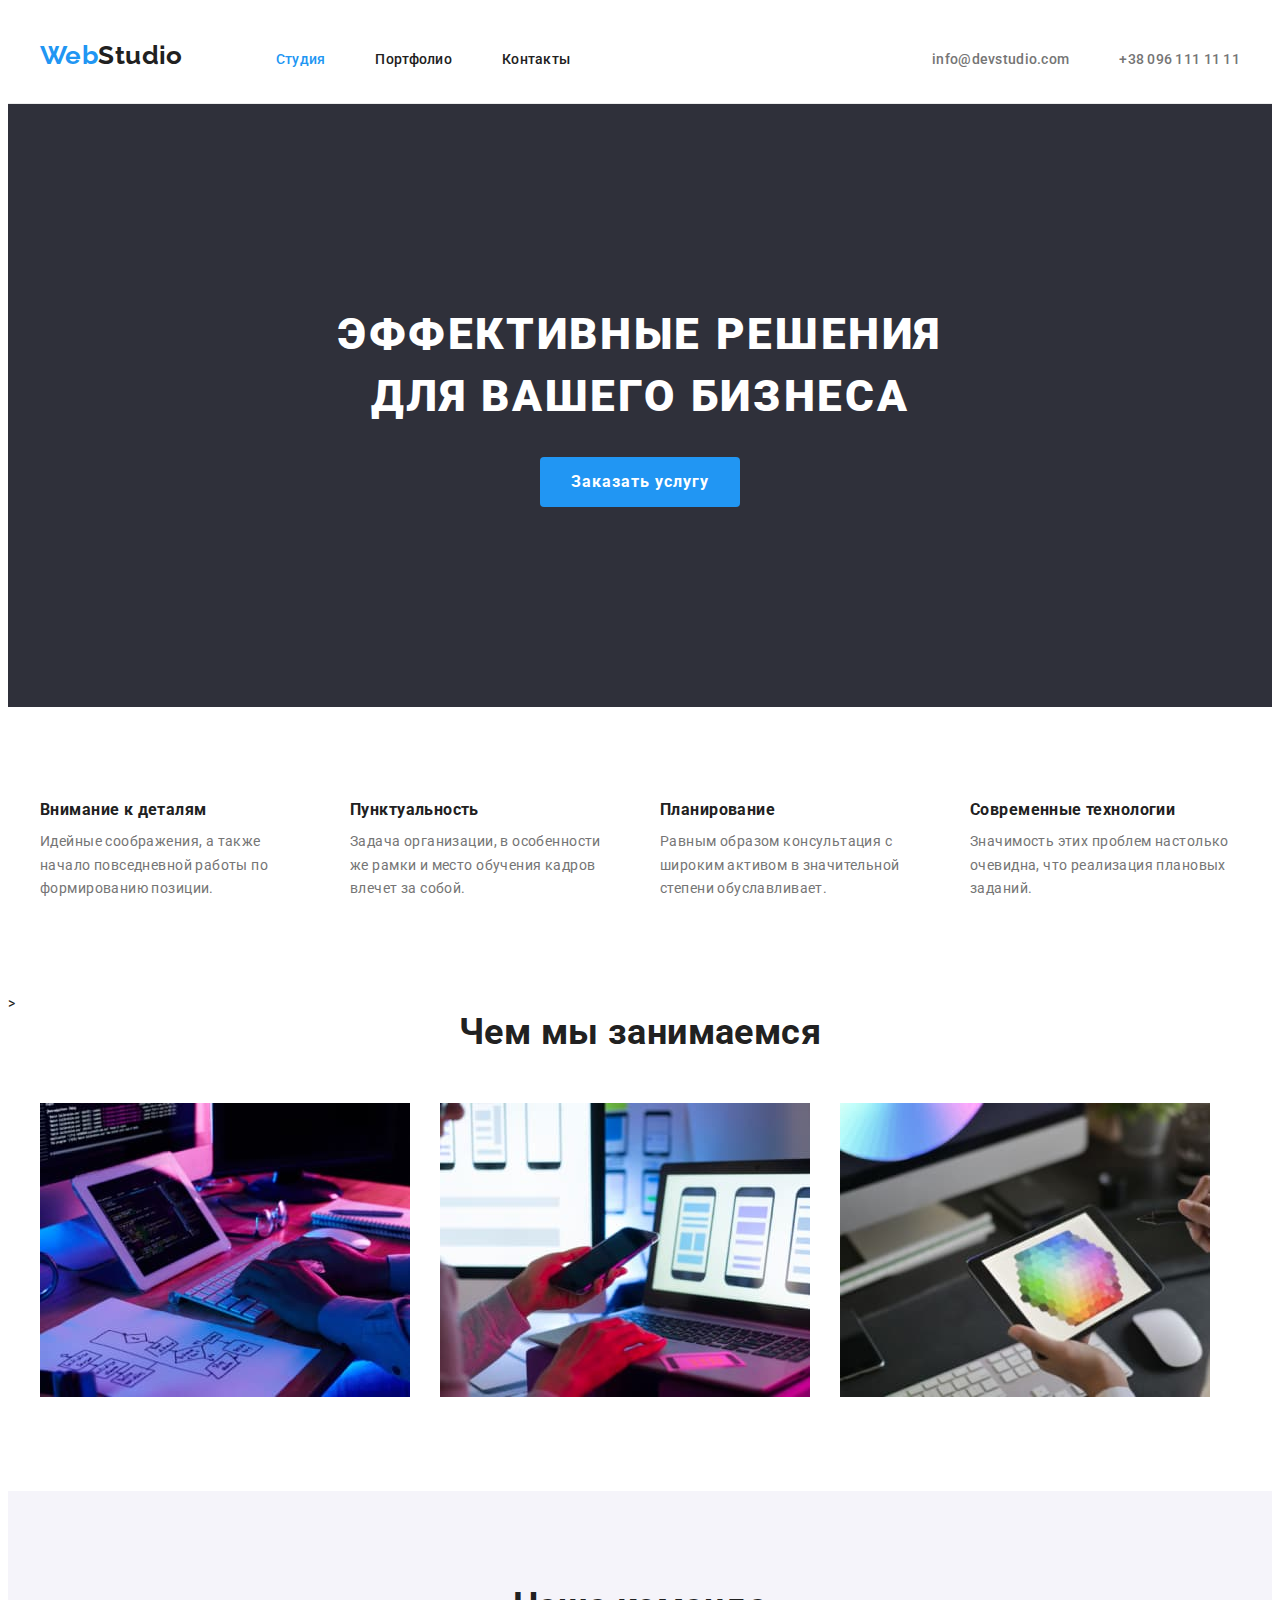
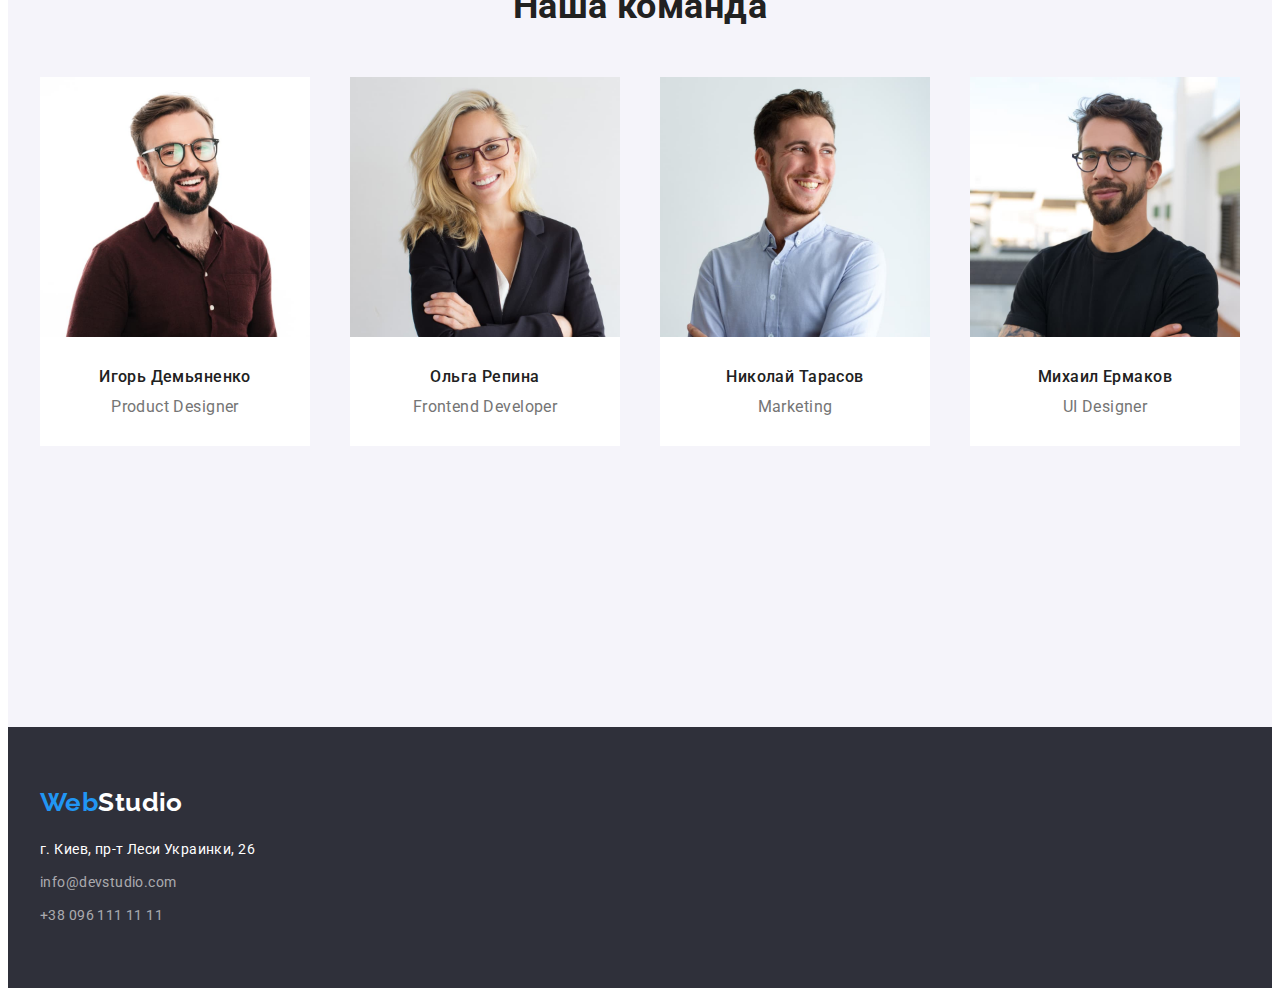
<file: index.html>
<!DOCTYPE html>
<html lang="ru">
  <head>
    <meta charset="UTF-8" />
    <meta http-equiv="X-UA-Compatible" content="IE=edge" />
    <meta name="viewport" content="width=device-width, initial-scale=1.0" />
    <title>Студия</title>
    <link
      rel="stylesheet"
      href="https://cdnjs.cloudflare.com/ajax/libs/modern-normalize/1.1.0/modern-normalize.min.css"
      integrity="sha512-wpPYUAdjBVSE4KJnH1VR1HeZfpl1ub8YT/NKx4PuQ5NmX2tKuGu6U/JRp5y+Y8XG2tV+wKQpNHVUX03MfMFn9Q=="
      crossorigin="anonymous"
      referrerpolicy="no-referrer"
    />
    <link
      href="https://fonts.googleapis.com/css2?family=Raleway:wght@700&family=Roboto:wght@400;500;700;900&display=swap"
      rel="stylesheet"
    />
    <link rel="stylesheet" href="./css/styles.css" />
  </head>
  <body>
    <!--Шапка проекта-->
    <header class="header">
      <div class="container header-container">
        <nav class="header-nav">
          <a class="link logo-link" href="#" lang="en">
            <span class="accent-color">Web</span>Studio</a
          >
          <ul class="list header-list">
            <li class="header-item">
              <a class="link current-item" href="index.html">Студия</a>
            </li>
            <li class="header-item">
              <a class="link" href="portfolio.html">Портфолио</a>
            </li>
            <li class="header-item">
              <a class="link" href="#">Контакты</a>
            </li>
          </ul>
        </nav>
        <ul class="list cntc-list">
          <li class="cntc-list-item">
            <a class="link mail-link" href="mailto:info@devstudio.com"
              >info@devstudio.com</a
            >
          </li>
          <li class="cntc-list-item">
            <a class="link tel-link" href="tel:+380961111111"
              >+38 096 111 11 11</a
            >
          </li>
        </ul>
      </div>
    </header>
    <main>
      <!--Шапка-герой-->
      <section class="hero">
        <div class="container">
          <h1 class="hero-title">
            Эффективные решения <br />для вашего бизнеса
          </h1>
          <button type="button" class="order-btn">Заказать услугу</button>
        </div>
      </section>
      <!--Особенности работы-->
      <section class="section">
        <div class="container">
          <h2 class="section-title" hidden>Особенности</h2>
          <ul class="list specifics-list">
            <li class="specifics-list-item">
              <h3 class="specifics-title">Внимание к деталям</h3>
              <p class="specifics-text">
                Идейные соображения, а также начало повседневной работы по
                формированию позиции.
              </p>
            </li>
            <li class="specifics-list-item">
              <h3 class="specifics-title">Пунктуальность</h3>
              <p class="specifics-text">
                Задача организации, в особенности же рамки и место обучения
                кадров влечет за собой.
              </p>
            </li>
            <li class="specifics-list-item">
              <h3 class="specifics-title">Планирование</h3>
              <p class="specifics-text">
                Равным образом консультация с широким активом в значительной
                степени обуславливает.
              </p>
            </li>
            <li class="specifics-list-item">
              <h3 class="specifics-title">Современные технологии</h3>
              <p class="specifics-text">
                Значимость этих проблем настолько очевидна, что реализация
                плановых заданий.
              </p>
            </li>
          </ul>
        </div>
      </section>
      >
      <!--Услуги-->
      <section>
        <div class="container">
          <h2 class="section-title">Чем мы занимаемся</h2>
          <ul class="list images-list">
            <li class="images-list-item">
              <img src="./images/box-1.jpg" alt="Кодинг" width="370" />
            </li>
            <li class="images-list-item">
              <img src="./images/box-2.jpg" alt="Натив" width="370" />
            </li>
            <li class="images-list-item">
              <img src="./images/box-3.jpg" alt="Дизайн" width="370" />
            </li>
          </ul>
        </div>
      </section>
      <!--Команда-->
      <section class="team section">
        <div class="container">
          <h2 class="section-title">Наша команда</h2>
          <ul class="list team-list">
            <li class="team-list-item">
              <img
                src="./images/img-3.jpg"
                alt="Игорь Демьяненко"
                width="270"
              />
              <div class="team-info">
                <h3 class="team-title">Игорь Демьяненко</h3>
                <p class="team-text" lang="en">Product Designer</p>
              </div>
            </li>
            <li class="team-list-item">
              <img src="./images/img-2.jpg" alt="Ольга Репина" width="270" />
              <div class="team-info">
                <h3 class="team-title">Ольга Репина</h3>
                <p class="team-text" lang="en">Frontend Developer</p>
              </div>
            </li>
            <li class="team-list-item">
              <img src="./images/img-1.jpg" alt="Николай Тарасов" width="270" />
              <div class="team-info">
                <h3 class="team-title">Николай Тарасов</h3>
                <p class="team-text" lang="en">Marketing</p>
              </div>
            </li>
            <li class="team-list-item">
              <img src="./images/img.jpg" alt="Михаил Ермаков" width="270" />
              <div class="team-info">
                <h3 class="team-title">Михаил Ермаков</h3>
                <p class="team-text" lang="en">UI Designer</p>
              </div>
            </li>
          </ul>
        </div>
      </section>
    </main>
    <!--Подвал-->
    <footer class="footer">
      <div class="container">
        <a class="link footer-logo-link" href="#" lang="en">
          <span class="accent-color">Web</span>Studio</a
        >
        <address class="address">
          <ul class="list address-list">
            <li class="address-list-item">
              <a
                class="link address-link"
                href="https://www.google.com/maps/place/%D0%B1%D1%83%D0%BB%D1%8C%D0%B2%D0%B0%D1%80+%D0%9B%D0%B5%D1%81%D1%96+%D0%A3%D0%BA%D1%80%D0%B0%D1%97%D0%BD%D0%BA%D0%B8,+26,+%D0%9A%D0%B8%D1%97%D0%B2,+02000/@50.4265807,30.5361971,17z/data=!3m1!4b1!4m5!3m4!1s0x40d4cf0e033ecbe9:0x57a4dffefec77da0!8m2!3d50.4265807!4d30.5383858"
                target="_blank"
                rel="noopener noreferrer"
                >г. Киев, пр-т Леси Украинки, 26</a
              >
            </li>
            <li class="address-list-item">
              <a class="link mail-link" href="mailto:info@devstudio.com"
                >info@devstudio.com</a
              >
            </li>
            <li class="address-list-item">
              <a class="link tel-link" href="tel:+380961111111"
                >+38 096 111 11 11</a
              >
            </li>
          </ul>
        </address>
      </div>
    </footer>
  </body>
</html>
</file>
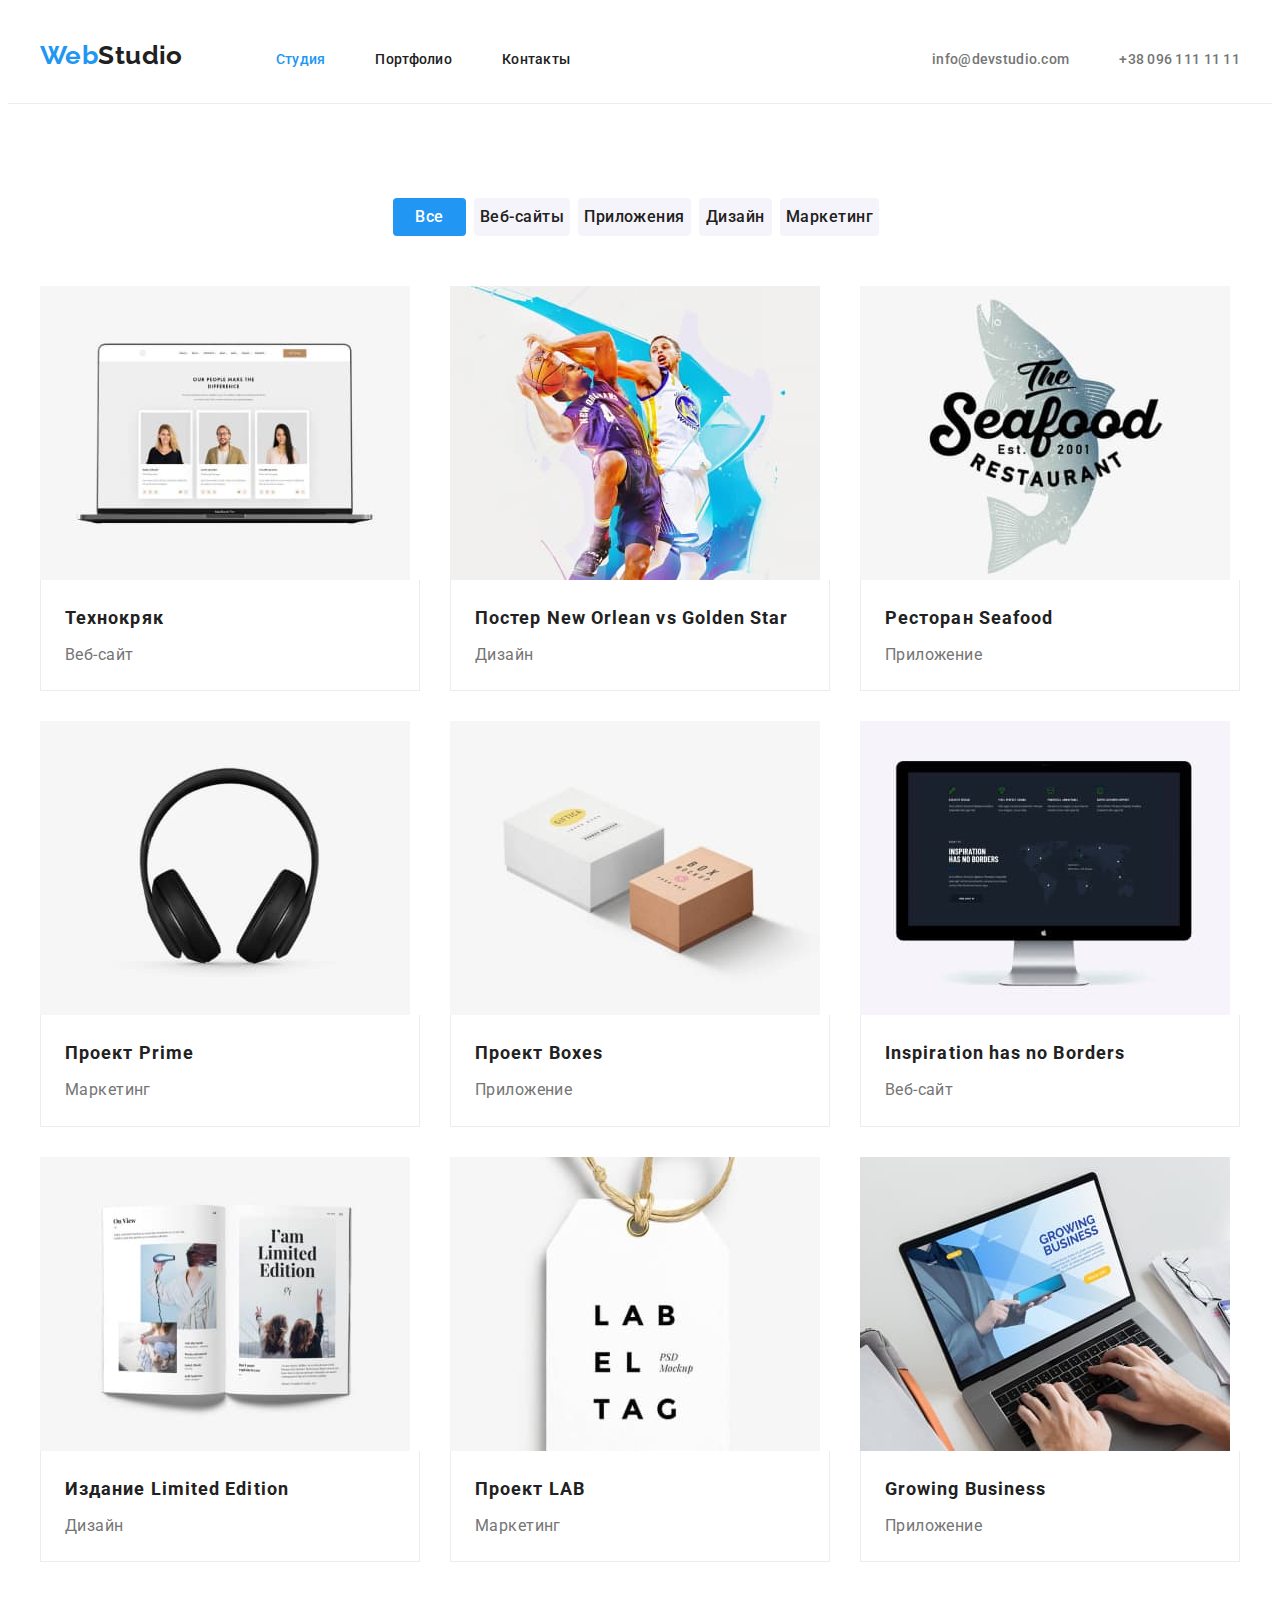
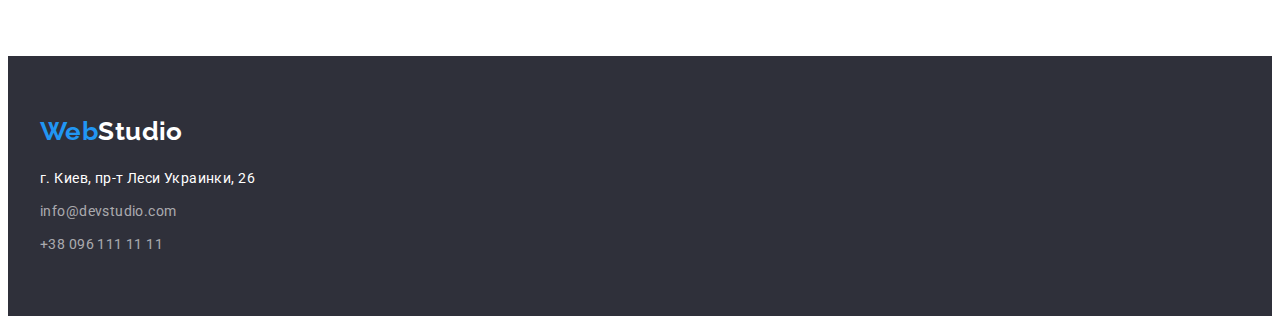
<file: portfolio.html>
<!DOCTYPE html>
<html lang="ru">
  <head>
    <meta charset="UTF-8" />
    <meta http-equiv="X-UA-Compatible" content="IE=edge" />
    <meta name="viewport" content="width=device-width, initial-scale=1.0" />
    <title>Студия</title>
    <link
      rel="stylesheet"
      href="https://cdnjs.cloudflare.com/ajax/libs/modern-normalize/1.1.0/modern-normalize.min.css"
      integrity="sha512-wpPYUAdjBVSE4KJnH1VR1HeZfpl1ub8YT/NKx4PuQ5NmX2tKuGu6U/JRp5y+Y8XG2tV+wKQpNHVUX03MfMFn9Q=="
      crossorigin="anonymous"
      referrerpolicy="no-referrer"
    />
    <link
      href="https://fonts.googleapis.com/css2?family=Raleway:wght@700&family=Roboto:wght@400;500;700;900&display=swap"
      rel="stylesheet"
    />
    <link rel="stylesheet" href="./css/styles.css" />
  </head>
  <body>
    <!--Шапка проекта-->
    <header class="header">
      <div class="container header-container">
        <nav class="header-nav">
          <a class="link logo-link" href="#" lang="en">
            <span class="accent-color">Web</span>Studio</a
          >
          <ul class="list header-list">
            <li class="header-item">
              <a class="link current-item" href="index.html">Студия</a>
            </li>
            <li class="header-item">
              <a class="link" href="portfolio.html">Портфолио</a>
            </li>
            <li class="header-item">
              <a class="link" href="#">Контакты</a>
            </li>
          </ul>
        </nav>
        <ul class="list cntc-list">
          <li class="cntc-list-item">
            <a class="link mail-link" href="mailto:info@devstudio.com"
              >info@devstudio.com</a
            >
          </li>
          <li class="cntc-list-item">
            <a class="link tel-link" href="tel:+380961111111"
              >+38 096 111 11 11</a
            >
          </li>
        </ul>
      </div>
    </header>
    <main>
      <!-- Список портфолио-->
      <section class="section">
        <!-- Список кнопок-->
        <h1 hidden>Портфолио</h1>
        <div class="container">
          <ul class="list btns-list">
            <li>
              <button type="button" class="btns-list-item all-btn">Все</button>
            </li>
            <li>
              <button type="button" class="btns-list-item ws-btn">
                Веб-сайты
              </button>
            </li>
            <li>
              <button type="button" class="btns-list-item app-btn">
                Приложения
              </button>
            </li>
            <li>
              <button type="button" class="btns-list-item design-btn">
                Дизайн
              </button>
            </li>
            <li>
              <button type="button" class="btns-list-item marketing-btn">
                Маркетинг
              </button>
            </li>
          </ul>
          <!--Список услуг-->
          <ul class="list service-list">
            <li class="service-list-item">
              <a class="link" href="#">
                <img src="./images/tecno.jpg" alt="технокряк" />
                <div class="service-info">
                  <h2 class="service-title">Технокряк</h2>
                  <p class="service-text">Веб-сайт</p>
                </div>
              </a>
            </li>
            <li class="service-list-item">
              <a class="link" href="#">
                <img src="./images/basketball.jpg" alt="постер" />
                <div class="service-info">
                  <h2 class="service-title">
                    Постер New Orlean vs Golden Star
                  </h2>
                  <p class="service-text">Дизайн</p>
                </div>
              </a>
            </li>
            <li class="service-list-item">
              <a class="link" href="#">
                <img src="./images/seafood.jpg" alt="ресторан" />
                <div class="service-info">
                  <h2 class="service-title">Ресторан Seafood</h2>
                  <p class="service-text">Приложение</p>
                </div>
              </a>
            </li>
            <li class="service-list-item">
              <a class="link" href="#">
                <img src="./images/prime.jpg" alt="проект" />
                <div class="service-info">
                  <h2 class="service-title">Проект Prime</h2>
                  <p class="service-text">Маркетинг</p>
                </div>
              </a>
            </li>
            <li class="service-list-item">
              <a class="link" href="#">
                <img src="./images/boxes.jpg" alt="ящики" />
                <div class="service-info">
                  <h2 class="service-title">Проект Boxes</h2>
                  <p class="service-text">Приложение</p>
                </div>
              </a>
            </li>
            <li class="service-list-item">
              <a class="link" href="#">
                <img src="./images/no-borders.jpg" alt="сайт" />
                <div class="service-info">
                  <h2 class="service-title">Inspiration has no Borders</h2>
                  <p class="service-text">Веб-сайт</p>
                </div>
              </a>
            </li>
            <li class="service-list-item">
              <a class="link" href="#">
                <img src="./images/limited-ed.jpg" alt="издание" />
                <div class="service-info">
                  <h2 class="service-title">Издание Limited Edition</h2>
                  <p class="service-text">Дизайн</p>
                </div>
              </a>
            </li>
            <li class="service-list-item">
              <a class="link" href="#">
                <img src="./images/lab.jpg" alt="лаборатория" />
                <div class="service-info">
                  <h2 class="service-title">Проект LAB</h2>
                  <p class="service-text">Маркетинг</p>
                </div>
              </a>
            </li>
            <li class="service-list-item">
              <a class="link" href="#">
                <img src="./images/bussines.jpg" alt="бизнес" />
                <div class="service-info">
                  <h2 class="service-title">Growing Business</h2>
                  <p class="service-text">Приложение</p>
                </div>
              </a>
            </li>
          </ul>
        </div>
      </section>
    </main>
    <!--Подвал-->
    <footer class="footer">
      <div class="container">
        <a class="link footer-logo-link" href="#" lang="en">
          <span class="accent-color">Web</span>Studio</a
        >
        <address class="address">
          <ul class="list address-list">
            <li class="address-list-item">
              <a
                class="link address-link"
                href="https://www.google.com/maps/place/%D0%B1%D1%83%D0%BB%D1%8C%D0%B2%D0%B0%D1%80+%D0%9B%D0%B5%D1%81%D1%96+%D0%A3%D0%BA%D1%80%D0%B0%D1%97%D0%BD%D0%BA%D0%B8,+26,+%D0%9A%D0%B8%D1%97%D0%B2,+02000/@50.4265807,30.5361971,17z/data=!3m1!4b1!4m5!3m4!1s0x40d4cf0e033ecbe9:0x57a4dffefec77da0!8m2!3d50.4265807!4d30.5383858"
                target="_blank"
                rel="noopener noreferrer"
                >г. Киев, пр-т Леси Украинки, 26</a
              >
            </li>
            <li class="address-list-item">
              <a class="link mail-link" href="mailto:info@devstudio.com"
                >info@devstudio.com</a
              >
            </li>
            <li class="address-list-item">
              <a class="link tel-link" href="tel:+380961111111"
                >+38 096 111 11 11</a
              >
            </li>
          </ul>
        </address>
      </div>
    </footer>
  </body>
</html>
</file>
<file: css/styles.css>
:root {
  --accent-color: #2196f3;
  --primary-text-color: #212121;
  --secondary-text-color: #757575;
  --primary-color: #ffffff;
  --secondary-color: #2f303a;
  --section-btn-color: #f5f4fa;
}

body {
  font-family: "Roboto", sans-serif;
  font-size: 14px;
  letter-spacing: 0.03em;
  background-color: var(--primary-color);
  color: var(--primary-text-color);
}

p,
h1,
h2,
h3,
h4,
h5,
h6 {
  margin: 0;
}

ul {
  margin: 0;
  padding-left: 0;
}

button {
  cursor: pointer;
}

.list {
  list-style: none;
}

.link {
  text-decoration: none;
}

/* ШАПКА */

.header {
  background-color: var(--primary-color);
  border-bottom: 1px ridge #ececec;
}

.container {
  width: 1200px;
  padding: 0 15px 0 15px;
  margin: 0 auto;
}

.header-container {
  display: flex;
  align-items: baseline;
  padding-top: 32px;
  padding-bottom: 32px;
}

.header-nav {
  display: flex;
  align-items: baseline;
}

.logo-link {
  font-family: "Raleway", sans-serif;
  font-weight: bold;
  font-size: 26px;
  line-height: 1.19;
  color: var(--primary-text-color);
  margin-right: 93px;
}

.accent-color {
  color: var(--accent-color);
}

.header-list {
  display: flex;
}

.header-item:not(:last-child) {
  margin-right: 50px;
}

.header-item > .link {
  font-weight: 500;
  line-height: 1.14;
  letter-spacing: 0.02em;
  color: var(--primary-text-color);
}

.header-item > .link:hover,
.header-item > .link:focus {
  color: var(--accent-color);
}

.header-item > .current-item {
  color: var(--accent-color);
}

/* КОНТАКТЫ */

.cntc-list {
  display: flex;
  flex-direction: row;
  margin-left: auto;
}

.mail-link {
  margin-right: 50px;
  padding: 10px 0 10px 0;
}

.tel-link {
  padding: 10px 0 10px 0;
}

.cntc-list-item .link {
  font-weight: 500;
  line-height: 1.14;
  letter-spacing: 0.02em;
  color: var(--secondary-text-color);
}

.cntc-list-item > .link:hover,
.cntc-list-item > .link:focus {
  color: var(--accent-color);
}

/* ШАПКА-ГЕРОЙ */

.hero {
  background-color: var(--secondary-color);
  display: flex;
  justify-content: center;
  align-items: center;
  flex-direction: column;
  padding-top: 200px;
  padding-bottom: 200px;
}

.hero-title {
  font-weight: 900;
  font-size: 44px;
  line-height: 1.4;
  text-align: center;
  letter-spacing: 0.06em;
  text-transform: uppercase;
  color: var(--primary-color);
  margin-bottom: 30px;
}

.order-btn {
  font-family: inherit;
  font-weight: bold;
  font-size: 16px;
  line-height: 1.9;
  letter-spacing: 0.06em;
  color: var(--primary-color);
  background-color: var(--accent-color);
  justify-content: center;
  align-items: center;
  min-width: 200px;
  min-height: 50px;
  border-radius: 4px;
  margin: auto;
  display: block;
  border: none;
}

/* ОФОРМЛЕНИЕ ТИТЛА СЕКЦИЙ */

.section {
  padding-top: 94px;
  padding-bottom: 94px;
}

.section-title {
  font-weight: bold;
  font-size: 36px;
  line-height: 1.17;
  text-align: center;
  color: var(--primary-text-color);
}

/* ОСОБЕННОСТИ */

.specifics-title {
  font-weight: bold;
  line-height: 1.14;
  color: var(--primary-text-color);
}

.specifics-list {
  display: flex;
  justify-content: space-between;
}

.specifics-list-item:not(:last-child) {
  margin-right: 30px;
}

.specifics-text {
  line-height: 1.7;
  color: var(--secondary-text-color);
  width: 270px;
  margin-top: 10px;
}

/* КАРТИНКИ */

img {
  display: block;
  max-width: 100%;
  height: auto;
}

.images-list {
  display: flex;
  padding-bottom: 94px;
}

.images-list-item:not(:last-child) {
  margin-right: 30px;
}

/* НАША КОМАНДА */

.team {
  background-color: var(--section-btn-color);
  height: 648px;
}

.section-title {
  margin-bottom: 50px;
}

.team-list {
  display: flex;
  justify-content: space-between;
}

.team-list-item {
  background-color: var(--primary-color);
}

.team-info {
  padding-top: 30px;
  padding-bottom: 30px;
}

.team-title {
  font-weight: 500;
  font-size: 16px;
  text-align: center;
  line-height: 1.2;
  color: var(--primary-text-color);
  margin-bottom: 10px;
}

.team-text {
  font-size: 16px;
  line-height: 1.2;
  text-align: center;
  color: var(--secondary-text-color);
}

/* КНОПКИ ПОРТФОЛИО */

.btns-list {
  display: flex;
  justify-content: center;
  align-items: center;
  margin-bottom: 50px;
}

.all-btn,
.ws-btn,
.app-btn,
.design-btn,
.marketing-btn {
  min-width: 73px;
  min-height: 38px;
  border: none;
  border-radius: 4px;
  margin-right: 8px;
}

.ws-btn,
.app-btn,
.design-btn,
.marketing-btn {
  font-family: inherit;
  font-weight: 500;
  font-size: 16px;
  line-height: 1.6;
  text-align: center;
  letter-spacing: 0.03em;
  color: var(--primary-text-color);
  background-color: var(--section-btn-color);
}

.all-btn {
  font-family: inherit;
  font-weight: 500;
  font-size: 16px;
  line-height: 1.6;
  text-align: center;
  letter-spacing: 0.03em;
  color: var(--primary-color);
  background-color: var(--accent-color);
}

.ws-btn:hover,
.ws-btn:focus,
.app-btn:hover,
.app-btn:focus,
.design-btn:hover,
.design-btn:focus,
.marketing-btn:hover,
.marketing-btn:focus {
  color: var(--primary-color);
  background-color: var(--accent-color);
}

/* УСЛУГИ ПОРТФОЛИО */

.service-title {
  font-weight: bold;
  font-size: 18px;
  line-height: 2;
  letter-spacing: 0.06em;
  color: var(--primary-text-color);
}

.service-list {
  display: flex;
  flex-wrap: wrap;
  margin-right: -30px;
  margin-bottom: -30px;
}

.service-list-item {
  width: calc(100% / 3 - 30px);
  margin-right: 30px;
  margin-bottom: 30px;
}

.service-info {
  padding: 20px 24px;
  border-right: 1px ridge #ececec;
  border-bottom: 1px ridge #ececec;
  border-left: 1px ridge #ececec;
}

.service-text {
  font-size: 16px;
  line-height: 1.9;
  color: var(--secondary-text-color);
  margin-top: 4px;
}

/* ПОДВАЛ */

.footer {
  background-color: var(--secondary-color);
  display: flex;
  padding-top: 60px;
  padding-bottom: 60px;
}

.footer-logo-link {
  font-family: "Raleway", sans-serif;
  font-weight: bold;
  font-size: 26px;
  line-height: 1.19;
  color: var(--primary-color);
}

.address-list {
  display: flex;
  flex-direction: column;
  margin-top: 20px;
}

.address-list-item:not(:first-child) {
  margin-top: 9px;
}

.address-list-item > .link {
  font-style: normal;
  font-weight: normal;
  line-height: 1.7;
  color: rgba(255, 255, 255, 0.6);
}

.address-list-item > .address-link {
  color: var(--primary-color);
}
</file>
